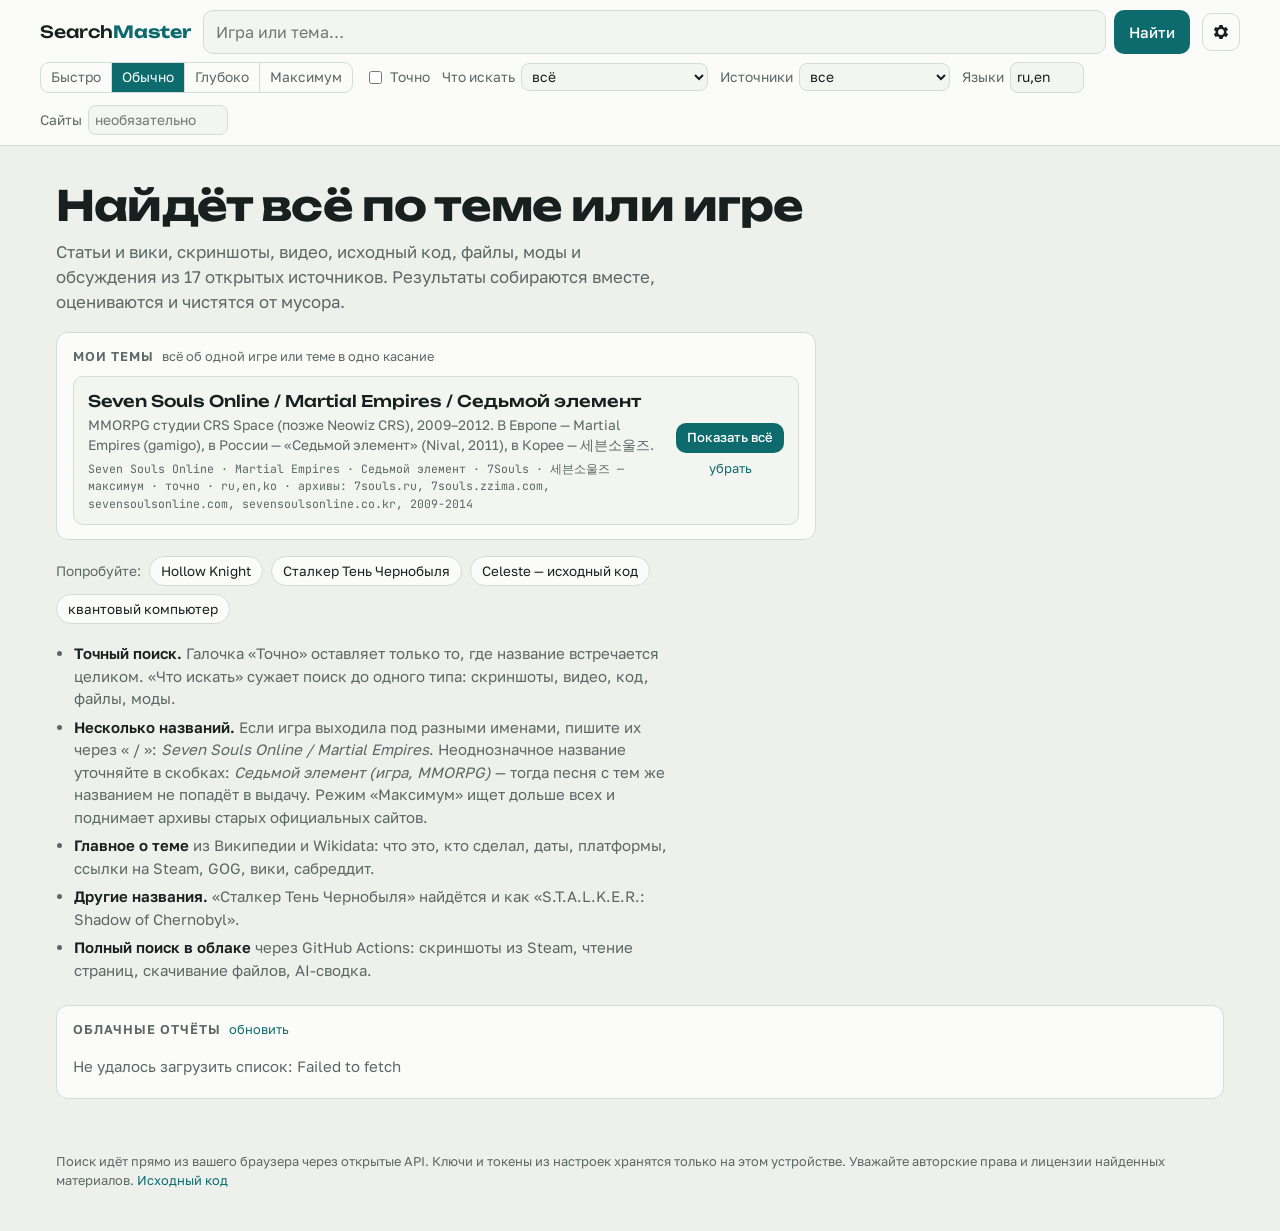
<file: web/index.html>
<!doctype html>
<html lang="ru">
<head>
<meta charset="utf-8">
<meta name="viewport" content="width=device-width, initial-scale=1, viewport-fit=cover">
<title>SearchMaster</title>
<meta name="description" content="Ищет всё по теме или игре: статьи, вики, скриншоты, видео, исходный код, файлы, моды и обсуждения.">
<meta name="theme-color" content="#0d6b6e">
<link rel="manifest" href="manifest.webmanifest">
<link rel="icon" href="icon.svg" type="image/svg+xml">
<link rel="apple-touch-icon" href="icon-192.png">
<link rel="preconnect" href="https://fonts.googleapis.com">
<link rel="preconnect" href="https://fonts.gstatic.com" crossorigin>
<link rel="stylesheet" href="https://fonts.googleapis.com/css2?family=Golos+Text:wght@400;500;600&family=JetBrains+Mono:wght@400;500&family=Unbounded:wght@500;700&display=swap">
<link rel="stylesheet" href="style.css">
</head>
<body>
<div class="progress" id="progress" hidden><span></span></div>

<header class="topbar">
  <div class="topbar-inner">
    <a class="brand" href="./" aria-label="SearchMaster — на главную">Search<b>Master</b></a>
    <form class="searchbar" id="searchForm" role="search">
      <label class="visually-hidden" for="q">Что искать</label>
      <input id="q" name="q" type="search" placeholder="Игра или тема…" autocomplete="off" enterkeyhint="search" required>
      <button type="submit" class="btn btn-primary" id="goBtn">Найти</button>
    </form>
    <button class="btn btn-ghost icon-btn" id="settingsBtn" type="button" aria-label="Настройки" title="Настройки">
      <svg viewBox="0 0 24 24" width="20" height="20" aria-hidden="true"><path fill="currentColor" d="M19.4 13a7.6 7.6 0 0 0 0-2l2-1.6-2-3.4-2.4 1a7.4 7.4 0 0 0-1.7-1L15 3.5h-4l-.4 2.5a7.4 7.4 0 0 0-1.7 1l-2.4-1-2 3.4 2 1.6a7.6 7.6 0 0 0 0 2l-2 1.6 2 3.4 2.4-1c.5.4 1.1.8 1.7 1l.4 2.5h4l.4-2.5c.6-.2 1.2-.6 1.7-1l2.4 1 2-3.4-2-1.6ZM13 15.5a3.5 3.5 0 1 1 0-7 3.5 3.5 0 0 1 0 7Z" transform="translate(-1 0)"/></svg>
    </button>
  </div>
  <div class="options" id="options">
    <div class="seg" role="radiogroup" aria-label="Глубина поиска">
      <label><input type="radio" name="mode" value="quick" id="modeQuick"><span>Быстро</span></label>
      <label><input type="radio" name="mode" value="normal" id="modeNormal" checked><span>Обычно</span></label>
      <label><input type="radio" name="mode" value="deep" id="modeDeep"><span>Глубоко</span></label>
      <label><input type="radio" name="mode" value="max" id="modeMax"><span>Максимум</span></label>
    </div>
    <label class="opt chk-opt" title="Только результаты, где название встречается целиком"><input type="checkbox" id="exact"> Точно</label>
    <label class="opt">Что искать
      <select id="only">
        <option value="">всё</option>
        <option value="image">скриншоты и картинки</option>
        <option value="video">видео</option>
        <option value="code">исходный код</option>
        <option value="file">файлы и документы</option>
        <option value="mod">моды</option>
        <option value="discussion">обсуждения</option>
        <option value="text">статьи и вики</option>
        <option value="audio">музыка и звук</option>
      </select>
    </label>
    <label class="opt">Источники
      <select id="preset">
        <option value="all">все</option>
        <option value="game">для игр</option>
        <option value="code">код</option>
        <option value="media">картинки и видео</option>
        <option value="text">тексты</option>
      </select>
    </label>
    <label class="opt">Языки <input id="langs" value="ru,en" size="6" spellcheck="false"></label>
    <label class="opt" title="Старые официальные сайты: их страницы, скриншоты и файлы будут подняты из Wayback Machine">Сайты
      <input id="sites" size="14" spellcheck="false" placeholder="необязательно" inputmode="url"></label>
  </div>
</header>

<main class="page">
  <section class="hero" id="hero">
    <h1>Найдёт всё по теме или игре</h1>
    <p class="lead">Статьи и вики, скриншоты, видео, исходный код, файлы, моды и обсуждения из 17 открытых источников. Результаты собираются вместе, оцениваются и чистятся от мусора.</p>
    <section class="panel pins" id="pinsBox">
      <h2 class="mini">Мои темы <span class="hint">всё об одной игре или теме в одно касание</span></h2>
      <ul class="pins-list" id="pins"></ul>
    </section>
    <div class="examples" id="examples">
      <span class="label">Попробуйте:</span>
      <button type="button" class="chip" data-q="Hollow Knight">Hollow Knight</button>
      <button type="button" class="chip" data-q="Сталкер Тень Чернобыля">Сталкер Тень Чернобыля</button>
      <button type="button" class="chip" data-q="Celeste" data-preset="code">Celeste — исходный код</button>
      <button type="button" class="chip" data-q="квантовый компьютер" data-preset="text">квантовый компьютер</button>
    </div>
    <ul class="features">
      <li><b>Точный поиск.</b> Галочка «Точно» оставляет только то, где название встречается целиком. «Что искать» сужает поиск до одного типа: скриншоты, видео, код, файлы, моды.</li>
      <li><b>Несколько названий.</b> Если игра выходила под разными именами, пишите их через « / »: <i>Seven Souls Online / Martial Empires</i>. Неоднозначное название уточняйте в скобках: <i>Седьмой элемент (игра, MMORPG)</i> — тогда песня с тем же названием не попадёт в выдачу. Режим «Максимум» ищет дольше всех и поднимает архивы старых официальных сайтов.</li>
      <li><b>Главное о теме</b> из Википедии и Wikidata: что это, кто сделал, даты, платформы, ссылки на Steam, GOG, вики, сабреддит.</li>
      <li><b>Другие названия.</b> «Сталкер Тень Чернобыля» найдётся и как «S.T.A.L.K.E.R.: Shadow of Chernobyl».</li>
      <li><b>Полный поиск в облаке</b> через GitHub Actions: скриншоты из Steam, чтение страниц, скачивание файлов, AI-сводка.</li>
    </ul>
  </section>

  <section class="report-banner" id="reportBanner" hidden></section>

  <div class="layout" id="layout" hidden>
    <div class="col-main">
      <section class="subject" id="subject" hidden></section>
      <section class="panel ai" id="ai" hidden>
        <h2>AI-анализ</h2>
        <div id="aiBody" class="md"></div>
      </section>
      <div class="search-info" id="searchInfo" hidden></div>
      <section class="terms" id="termsBox" hidden>
        <h2 class="mini">Связанные темы <span class="hint">нажмите, чтобы уточнить поиск</span></h2>
        <div class="chips" id="terms"></div>
      </section>
      <div class="results-head">
        <nav class="tabs" id="tabs" aria-label="Категории"></nav>
        <div class="filters">
          <label class="visually-hidden" for="filter">Фильтр</label>
          <input id="filter" type="search" placeholder="Фильтр по найденному">
          <label class="check"><input type="checkbox" id="showAll"> нерелевантные</label>
        </div>
      </div>
      <section id="results" class="results" aria-live="polite"></section>
    </div>

    <aside class="col-side">
      <section class="panel" id="sourcesPanel">
        <h2 class="mini">Источники <span class="mono" id="sourcesSummary"></span></h2>
        <ul class="sources" id="sources"></ul>
        <div class="export" id="exportBox">
          <button class="btn btn-ghost small" type="button" id="pinBtn">Закрепить в «Мои темы»</button>
          <button class="btn btn-ghost small" type="button" id="shareBtn">Ссылка на поиск</button>
          <button class="btn btn-ghost small" type="button" id="jsonBtn">JSON</button>
          <button class="btn btn-ghost small" type="button" id="csvBtn">CSV</button>
        </div>
      </section>
      <section class="panel cloud" id="cloud">
        <h2 class="mini">Полный поиск в облаке</h2>
        <p class="small-text">GitHub Actions сделает всё, что не умеет браузер: официальные скриншоты и трейлеры Steam, чтение найденных страниц, скачивание файлов и исходников, AI-сводку. Занимает 1–5 минут.</p>
        <div class="cloud-opts">
          <label class="check"><input type="checkbox" id="cloudDownload" checked> скачивать файлы</label>
          <label class="opt">ZIP исходников
            <select id="cloudZips"><option>0</option><option>3</option><option>5</option><option>10</option></select>
          </label>
        </div>
        <button class="btn btn-primary wide" type="button" id="cloudBtn">Запустить полный поиск</button>
        <div id="cloudStatus" class="cloud-status" aria-live="polite"></div>
      </section>
    </aside>
  </div>

  <section class="panel history" id="historyBox">
    <h2 class="mini">Облачные отчёты <button class="link-btn" type="button" id="historyReload">обновить</button></h2>
    <ul id="history" class="history-list"><li class="muted">Загружаю…</li></ul>
  </section>
</main>

<footer class="foot">
  <p>Поиск идёт прямо из вашего браузера через открытые API. Ключи и токены из настроек хранятся только на этом устройстве.
  Уважайте авторские права и лицензии найденных материалов. <a id="repoLink" href="https://github.com/AbyzeR-1337/SearchMaster" target="_blank" rel="noopener">Исходный код</a></p>
</footer>

<dialog id="settings" class="dialog">
  <form method="dialog" id="settingsForm">
    <h2>Настройки</h2>
    <p class="small-text">Всё необязательно. Без ключей работает 15 источников. Значения сохраняются только в этом браузере.</p>
    <fieldset>
      <legend>Облачный поиск (GitHub)</legend>
      <label>Репозиторий <input id="setRepo" placeholder="владелец/репозиторий" spellcheck="false"></label>
      <label>GitHub-токен <input id="setToken" type="password" autocomplete="off" spellcheck="false" placeholder="github_pat_…"></label>
      <p class="small-text">Нужен, чтобы запускать облачный поиск прямо отсюда и искать по коду на GitHub.
        <a href="https://github.com/settings/personal-access-tokens/new" target="_blank" rel="noopener">Создать токен</a>:
        Fine-grained, доступ только к репозиторию SearchMaster, права <b>Actions: Read and write</b>.
        Без токена облачный поиск запускается через issue на GitHub.</p>
    </fieldset>
    <fieldset>
      <legend>Дополнительные источники</legend>
      <label>YouTube API key <input id="setYoutube" type="password" autocomplete="off" spellcheck="false"></label>
      <label>Google API key <input id="setGoogleKey" type="password" autocomplete="off" spellcheck="false"></label>
      <label>Google Search engine ID (cx) <input id="setGoogleCx" autocomplete="off" spellcheck="false"></label>
      <p class="small-text">Google Programmable Search с настройкой «искать во всём интернете» даёт поиск по всему вебу и картинкам.</p>
    </fieldset>
    <div class="dialog-actions">
      <button class="btn btn-ghost" type="button" id="clearSettings">Стереть всё</button>
      <button class="btn btn-ghost" value="cancel" formnovalidate>Отмена</button>
      <button class="btn btn-primary" value="save" id="saveSettings">Сохранить</button>
    </div>
  </form>
</dialog>

<div class="lightbox" id="lightbox" hidden>
  <button class="lb-close" type="button" id="lbClose" aria-label="Закрыть">×</button>
  <img id="lbImg" alt="">
  <a id="lbLink" target="_blank" rel="noopener"></a>
</div>

<div class="toast" id="toast" role="status" hidden></div>

<script type="module" src="app.js"></script>
</body>
</html>
</file>
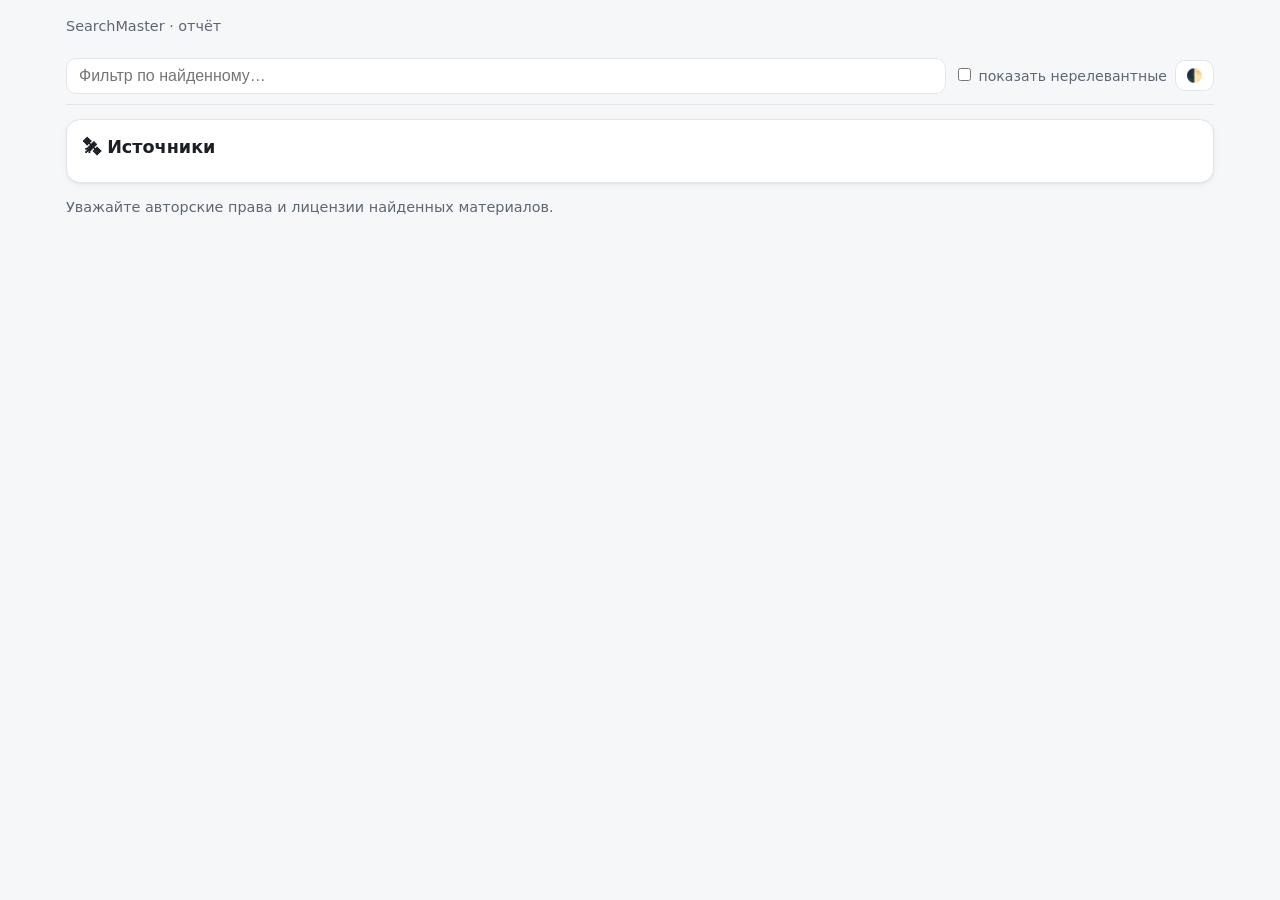
<file: searchmaster/templates/report.html>
<!doctype html>
<html lang="ru">
<head>
<meta charset="utf-8">
<meta name="viewport" content="width=device-width, initial-scale=1">
<title>__TITLE__ — SearchMaster</title>
<style>
  :root {
    --bg: #f6f7f9; --panel: #ffffff; --text: #1b1f24; --muted: #5d6673; --line: #e2e5ea;
    --accent: #2f6fde; --accent-soft: #e6eefc; --chip: #eef0f3; --good: #1f8a4c; --warn: #b26a00;
    --shadow: 0 1px 2px rgba(0,0,0,.06), 0 2px 8px rgba(0,0,0,.04);
  }
  @media (prefers-color-scheme: dark) {
    :root:not([data-theme="light"]) {
      --bg: #0f1216; --panel: #171b21; --text: #e6e9ee; --muted: #9aa4b2; --line: #2a3039;
      --accent: #6ea0ff; --accent-soft: #1d2a42; --chip: #222831; --good: #4cc27f; --warn: #e3a34a;
      --shadow: none;
    }
  }
  :root[data-theme="dark"] {
    --bg: #0f1216; --panel: #171b21; --text: #e6e9ee; --muted: #9aa4b2; --line: #2a3039;
    --accent: #6ea0ff; --accent-soft: #1d2a42; --chip: #222831; --good: #4cc27f; --warn: #e3a34a;
    --shadow: none;
  }
  * { box-sizing: border-box; }
  body { margin: 0; background: var(--bg); color: var(--text);
         font: 15px/1.5 system-ui, -apple-system, "Segoe UI", Roboto, sans-serif; }
  a { color: var(--accent); text-decoration: none; }
  a:hover { text-decoration: underline; }
  .wrap { max-width: 1180px; margin: 0 auto; padding: 16px; }
  header h1 { margin: 4px 0 2px; font-size: 1.6rem; overflow-wrap: anywhere; }
  .sub { color: var(--muted); font-size: .9rem; }
  .toolbar { position: sticky; top: 0; z-index: 5; background: var(--bg); padding: 10px 0; border-bottom: 1px solid var(--line); }
  .tabs { display: flex; gap: 6px; overflow-x: auto; padding-bottom: 6px; scrollbar-width: thin; }
  .tab { flex: 0 0 auto; border: 1px solid var(--line); background: var(--panel); color: var(--text);
         border-radius: 999px; padding: 6px 12px; cursor: pointer; font-size: .88rem; }
  .tab[aria-pressed="true"] { background: var(--accent); border-color: var(--accent); color: #fff; }
  .filters { display: flex; gap: 8px; flex-wrap: wrap; align-items: center; }
  input[type=search] { flex: 1 1 220px; min-width: 0; padding: 8px 12px; border-radius: 10px; border: 1px solid var(--line);
                       background: var(--panel); color: var(--text); font-size: 1rem; }
  label.chk { color: var(--muted); font-size: .88rem; white-space: nowrap; }
  button.ghost { border: 1px solid var(--line); background: var(--panel); color: var(--text); border-radius: 10px;
                 padding: 7px 10px; cursor: pointer; }
  section.panel { background: var(--panel); border: 1px solid var(--line); border-radius: 14px; padding: 14px 16px;
                  margin: 14px 0; box-shadow: var(--shadow); }
  section.panel h2 { margin: 0 0 8px; font-size: 1.1rem; }
  .ai h3 { font-size: 1rem; margin: 14px 0 4px; }
  .ai p, .ai li { overflow-wrap: anywhere; }
  .chips { display: flex; flex-wrap: wrap; gap: 6px; }
  .chip { background: var(--chip); border-radius: 999px; padding: 2px 10px; font-size: .82rem; color: var(--text); cursor: pointer; border: 0; }
  .list { display: grid; gap: 10px; }
  .card { display: grid; grid-template-columns: 96px 1fr; gap: 12px; background: var(--panel); border: 1px solid var(--line);
          border-radius: 12px; padding: 10px; box-shadow: var(--shadow); min-width: 0; }
  .card.noimg { grid-template-columns: 1fr; }
  .card img { width: 96px; height: 72px; object-fit: cover; border-radius: 8px; background: var(--chip); }
  .card .t { font-weight: 600; overflow-wrap: anywhere; }
  .card .m { color: var(--muted); font-size: .8rem; margin: 2px 0 4px; overflow-wrap: anywhere; }
  .card .s { font-size: .9rem; overflow-wrap: anywhere; }
  .badge { display: inline-block; background: var(--accent-soft); color: var(--accent); border-radius: 6px;
           padding: 0 6px; font-size: .75rem; margin-right: 4px; }
  .gallery { display: grid; grid-template-columns: repeat(auto-fill, minmax(150px, 1fr)); gap: 8px; }
  .gallery figure { margin: 0; background: var(--panel); border: 1px solid var(--line); border-radius: 10px; overflow: hidden; cursor: zoom-in; }
  .gallery img { width: 100%; height: 120px; object-fit: cover; display: block; background: var(--chip); }
  .gallery figcaption { font-size: .75rem; padding: 4px 6px; color: var(--muted); white-space: nowrap; overflow: hidden; text-overflow: ellipsis; }
  .lightbox { position: fixed; inset: 0; background: rgba(0,0,0,.85); display: none; align-items: center; justify-content: center;
              flex-direction: column; gap: 8px; z-index: 20; padding: 16px; }
  .lightbox.open { display: flex; }
  .lightbox img { max-width: 100%; max-height: 80vh; border-radius: 8px; }
  .lightbox a { color: #cfe0ff; }
  table { border-collapse: collapse; width: 100%; font-size: .86rem; }
  td, th { border-bottom: 1px solid var(--line); padding: 4px 6px; text-align: left; vertical-align: top; }
  .tablewrap { overflow-x: auto; }
  .empty { color: var(--muted); padding: 20px; text-align: center; }
  @media (max-width: 520px) {
    .card { grid-template-columns: 72px 1fr; }
    .card img { width: 72px; height: 56px; }
    header h1 { font-size: 1.3rem; }
  }
</style>
</head>
<body>
<div class="wrap">
  <header>
    <div class="sub">SearchMaster · отчёт</div>
    <h1 id="title"></h1>
    <div class="sub" id="subtitle"></div>
  </header>

  <section class="panel ai" id="ai" hidden><h2>🤖 AI-анализ</h2><div id="aiBody"></div></section>
  <section class="panel" id="termsPanel" hidden><h2>🔗 Связанные темы</h2><div class="chips" id="terms"></div></section>

  <div class="toolbar">
    <div class="tabs" id="tabs" role="toolbar" aria-label="Категории"></div>
    <div class="filters">
      <input type="search" id="q" placeholder="Фильтр по найденному…" aria-label="Фильтр">
      <label class="chk"><input type="checkbox" id="showAll"> показать нерелевантные</label>
      <button class="ghost" id="theme" title="Тема">🌓</button>
    </div>
  </div>

  <main id="main"></main>

  <section class="panel"><h2>🛰 Источники</h2><div class="tablewrap"><table id="sources"></table></div></section>
  <p class="sub">Уважайте авторские права и лицензии найденных материалов.</p>
</div>

<div class="lightbox" id="lb" role="dialog" aria-modal="true">
  <img id="lbImg" alt="">
  <div><a id="lbLink" target="_blank" rel="noopener">Открыть источник</a></div>
</div>

<script id="data" type="application/json">__DATA__</script>
<script>
(function () {
  "use strict";
  const D = JSON.parse(document.getElementById("data").textContent);
  const $ = (id) => document.getElementById(id);
  const el = (tag, attrs, ...kids) => {
    const n = document.createElement(tag);
    for (const [k, v] of Object.entries(attrs || {})) {
      if (v == null || v === false) continue;
      if (k === "text") n.textContent = v; else if (k === "class") n.className = v; else n.setAttribute(k, v);
    }
    kids.flat().forEach((c) => c != null && n.append(c));
    return n;
  };
  const safeUrl = (u) => (typeof u === "string" && /^https?:\/\//i.test(u) ? u : null);
  const STORE = (() => { try { return window.localStorage; } catch (e) { return null; } })();
  const store = {
    get(k) { try { return STORE && STORE.getItem(k); } catch (e) { return null; } },
    set(k, v) { try { STORE && STORE.setItem(k, v); } catch (e) {} },
  };

  // theme toggle
  const savedTheme = store.get("sm-theme");
  if (savedTheme) document.documentElement.dataset.theme = savedTheme;
  $("theme").onclick = () => {
    const cur = document.documentElement.dataset.theme ||
      (matchMedia("(prefers-color-scheme: dark)").matches ? "dark" : "light");
    const next = cur === "dark" ? "light" : "dark";
    document.documentElement.dataset.theme = next;
    store.set("sm-theme", next);
  };

  $("title").textContent = "🔍 " + D.query;
  const relevant = D.results.filter((r) => r.score >= D.min_score);
  $("subtitle").textContent = `режим ${D.mode} · ${D.created} · релевантных: ${relevant.length} из ${D.results.length}`;

  // very small, safe markdown renderer for the AI section
  function renderMd(md) {
    const esc = (s) => s.replace(/&/g, "&amp;").replace(/</g, "&lt;").replace(/>/g, "&gt;");
    const inline = (s) => esc(s)
      .replace(/\[([^\]]+)\]\((https?:\/\/[^\s)]+)\)/g, (m, t, u) => `<a href="${u.replace(/"/g, "%22")}" target="_blank" rel="noopener">${t}</a>`)
      .replace(/\*\*([^*]+)\*\*/g, "<strong>$1</strong>")
      .replace(/`([^`]+)`/g, "<code>$1</code>");
    let htmlOut = "", inList = false;
    for (const line of md.split("\n")) {
      const li = line.match(/^\s*(?:[-*]|\d+\.)\s+(.*)$/);
      if (li) { if (!inList) { htmlOut += "<ul>"; inList = true; } htmlOut += `<li>${inline(li[1])}</li>`; continue; }
      if (inList) { htmlOut += "</ul>"; inList = false; }
      const h = line.match(/^(#{1,4})\s+(.*)$/);
      if (h) htmlOut += `<h3>${inline(h[2])}</h3>`;
      else if (line.trim()) htmlOut += `<p>${inline(line)}</p>`;
    }
    if (inList) htmlOut += "</ul>";
    return htmlOut;
  }
  if (D.ai) { $("ai").hidden = false; $("aiBody").innerHTML = renderMd(D.ai); }

  if (D.terms.length) {
    $("termsPanel").hidden = false;
    D.terms.forEach((t) => {
      const b = el("button", { class: "chip", text: t, type: "button" });
      b.onclick = () => { $("q").value = t; render(); };
      $("terms").append(b);
    });
  }

  // tabs
  let current = store.get("sm-tab") || "all";
  function counts(list) {
    const c = {}; list.forEach((r) => (c[r.category] = (c[r.category] || 0) + 1)); return c;
  }
  function drawTabs() {
    const pool = $("showAll").checked ? D.results : relevant;
    const c = counts(pool);
    const tabs = $("tabs"); tabs.textContent = "";
    const defs = [["all", "Всё", pool.length]].concat(
      Object.keys(D.categories).filter((k) => c[k]).map((k) => [k, D.categories[k], c[k]]));
    if (!defs.some(([k]) => k === current)) current = "all";
    defs.forEach(([k, label, n]) => {
      const b = el("button", { class: "tab", type: "button", "aria-pressed": String(k === current), text: `${label} · ${n}` });
      b.onclick = () => { current = k; store.set("sm-tab", k); drawTabs(); render(); };
      tabs.append(b);
    });
  }

  function metaLine(r) {
    const m = r.meta || {}, bits = [];
    if (m.stars) bits.push("⭐ " + m.stars);
    if (m.language) bits.push(m.language);
    if (m.downloads) bits.push("⬇ " + m.downloads);
    if (m.points) bits.push("▲ " + m.points);
    if (m.comments) bits.push("💬 " + m.comments);
    if (m.license) bits.push("© " + m.license);
    if (m.site) bits.unshift(m.site);
    if (r.date) bits.push(/^\d{4}-/.test(r.date) ? String(r.date).slice(0, 10) : r.date);
    if (r.author) bits.push("👤 " + r.author);
    if (r.local_path) bits.push("💾 " + r.local_path);
    return bits.join(" · ");
  }

  function card(r) {
    const url = safeUrl(r.url);
    const thumb = safeUrl(r.thumbnail) || (r.local_path && /\.(png|jpe?g|gif|webp)$/i.test(r.local_path) ? r.local_path : null);
    const body = el("div", {},
      el("div", { class: "t" }, url ? el("a", { href: url, target: "_blank", rel: "noopener", text: r.title }) : r.title),
      el("div", { class: "m" }, ...r.sources.map((s) => el("span", { class: "badge", text: s })), metaLine(r)),
      (r.meta && r.meta.passage) || r.snippet ? el("div", { class: "s", text: ((r.meta && r.meta.passage) || r.snippet).slice(0, 400) }) : null,
    );
    if (!thumb) return el("article", { class: "card noimg" }, body);
    return el("article", { class: "card" }, el("img", { src: thumb, loading: "lazy", alt: "", referrerpolicy: "no-referrer" }), body);
  }

  function openLb(r) {
    $("lbImg").src = safeUrl(r.meta && r.meta.file_url) || r.local_path || safeUrl(r.thumbnail) || "";
    const u = safeUrl(r.url); $("lbLink").href = u || "#"; $("lbLink").textContent = r.title;
    $("lb").classList.add("open");
  }
  $("lb").onclick = (e) => { if (e.target.tagName !== "A") $("lb").classList.remove("open"); };
  document.addEventListener("keydown", (e) => { if (e.key === "Escape") $("lb").classList.remove("open"); });

  function gallery(items) {
    const g = el("div", { class: "gallery" });
    items.forEach((r) => {
      const src = (r.local_path && /\.(png|jpe?g|gif|webp|avif)$/i.test(r.local_path)) ? r.local_path : (safeUrl(r.thumbnail) || safeUrl(r.meta && r.meta.file_url));
      if (!src) return;
      const f = el("figure", {}, el("img", { src, loading: "lazy", alt: r.title, referrerpolicy: "no-referrer" }),
                   el("figcaption", { text: r.title }));
      f.onclick = () => openLb(r);
      g.append(f);
    });
    return g;
  }

  function render() {
    const q = $("q").value.trim().toLowerCase();
    const pool = $("showAll").checked ? D.results : relevant;
    let items = pool.filter((r) => current === "all" || r.category === current);
    if (q) items = items.filter((r) => (r.title + " " + r.snippet + " " + r.url + " " + r.sources.join(" ")).toLowerCase().includes(q));
    const main = $("main"); main.textContent = "";
    if (!items.length) { main.append(el("div", { class: "empty", text: "Ничего не найдено" })); return; }
    const cats = current === "all" ? Object.keys(D.categories) : [current];
    cats.forEach((cat) => {
      const group = items.filter((r) => r.category === cat);
      if (!group.length) return;
      const sec = el("section", { class: "panel" }, el("h2", { text: `${D.categories[cat]} · ${group.length}` }));
      const limit = current === "all" ? 12 : 500;
      if (cat === "image") sec.append(gallery(group.slice(0, current === "all" ? 24 : 500)));
      else sec.append(el("div", { class: "list" }, group.slice(0, limit).map(card)));
      if (current === "all" && group.length > (cat === "image" ? 24 : limit)) {
        const more = el("button", { class: "ghost", type: "button", text: "Показать все →" });
        more.onclick = () => { current = cat; store.set("sm-tab", cat); drawTabs(); render(); scrollTo(0, 0); };
        sec.append(el("p", {}, more));
      }
      main.append(sec);
    });
  }

  const icon = { ok: "✅", empty: "➖", error: "⚠️", skipped: "⏭" };
  const st = $("sources");
  st.append(el("tr", {}, ...["Источник", "", "Найдено", "Время", "Примечание"].map((h) => el("th", { text: h }))));
  D.statuses.forEach((s) => st.append(el("tr", {},
    el("td", { text: s.title }), el("td", { text: icon[s.state] || s.state }), el("td", { text: String(s.count) }),
    el("td", { text: s.seconds.toFixed(1) + "s" }), el("td", { text: s.message }))));

  $("q").addEventListener("input", render);
  $("showAll").addEventListener("change", () => { drawTabs(); render(); });
  drawTabs();
  render();
})();
</script>
</body>
</html>
</file>
<file: web/style.css>
/* Layout: sticky search bar on top; results column + side rail (sources, cloud) that stacks on phones. */
:root {
  --bg: #eef0ec;
  --surface: #fbfcfa;
  --surface-2: #f3f5f1;
  --ink: #17201f;
  --muted: #5b6866;
  --line: #d5dbd6;
  --accent: #0d6b6e;
  --accent-ink: #ffffff;
  --accent-soft: #d6eae8;
  --signal: #b8620f;
  --ok: #2b7a3e;
  --err: #b0361e;
  --shadow: 0 1px 2px rgb(23 32 31 / 6%), 0 4px 14px rgb(23 32 31 / 5%);
  --font-display: "Unbounded", "Golos Text", system-ui, sans-serif;
  --font-body: "Golos Text", system-ui, -apple-system, "Segoe UI", Roboto, sans-serif;
  --font-mono: "JetBrains Mono", ui-monospace, "SFMono-Regular", Consolas, monospace;
  --radius: 12px;
  color-scheme: light;
}
@media (prefers-color-scheme: dark) {
  :root:not([data-theme="light"]) {
    --bg: #0f1514; --surface: #161e1d; --surface-2: #1b2524; --ink: #e2e9e7; --muted: #93a29f; --line: #27322f;
    --accent: #46b9b6; --accent-ink: #062120; --accent-soft: #163533; --signal: #eba04f; --ok: #5cc27a; --err: #ff8a70;
    --shadow: none; color-scheme: dark;
  }
}
:root[data-theme="dark"] {
  --bg: #0f1514; --surface: #161e1d; --surface-2: #1b2524; --ink: #e2e9e7; --muted: #93a29f; --line: #27322f;
  --accent: #46b9b6; --accent-ink: #062120; --accent-soft: #163533; --signal: #eba04f; --ok: #5cc27a; --err: #ff8a70;
  --shadow: none; color-scheme: dark;
}

* { box-sizing: border-box; }
html { -webkit-text-size-adjust: 100%; }
body {
  margin: 0; background: var(--bg); color: var(--ink);
  font: 15px/1.5 var(--font-body);
  padding-bottom: env(safe-area-inset-bottom, 0px);
}
a { color: var(--accent); text-decoration: none; }
a:hover { text-decoration: underline; }
img { max-width: 100%; }
[hidden] { display: none !important; }
:focus-visible { outline: 2px solid var(--accent); outline-offset: 2px; }
.visually-hidden { position: absolute; width: 1px; height: 1px; overflow: hidden; clip: rect(0 0 0 0); white-space: nowrap; }
.mono { font-family: var(--font-mono); font-size: .78rem; color: var(--muted); font-weight: 400; }
.muted { color: var(--muted); }
.small-text { font-size: .86rem; color: var(--muted); margin: .4rem 0; }

/* ---------- top bar */
body::before { content: ""; position: fixed; inset: 0 0 auto; height: env(safe-area-inset-top, 0px); background: var(--surface); z-index: 30; }
.topbar {
  position: sticky; top: env(safe-area-inset-top, 0px); z-index: 20;
  background: var(--surface); border-bottom: 1px solid var(--line);
  padding-left: max(16px, env(safe-area-inset-left, 0px)); padding-right: max(16px, env(safe-area-inset-right, 0px));
}
.topbar-inner, .options { max-width: 1200px; margin: 0 auto; display: flex; align-items: center; gap: 12px; }
.topbar-inner { padding-block: 10px 6px; }
.brand { font-family: var(--font-display); font-weight: 500; font-size: 1.05rem; color: var(--ink); letter-spacing: -.01em; white-space: nowrap; }
.brand b { font-weight: 700; color: var(--accent); }
.brand:hover { text-decoration: none; }
.searchbar { flex: 1; display: flex; gap: 8px; min-width: 0; }
.searchbar input {
  flex: 1; min-width: 0; font: inherit; font-size: 1rem; color: var(--ink); background: var(--surface-2);
  border: 1px solid var(--line); border-radius: 10px; padding: 9px 12px;
}
.searchbar input:focus { border-color: var(--accent); outline: none; box-shadow: 0 0 0 3px var(--accent-soft); }
.options { flex-wrap: wrap; padding-block: 2px 10px; font-size: .86rem; color: var(--muted); }
.opt { display: inline-flex; align-items: center; gap: 6px; }
.opt select, .opt input {
  font: inherit; color: var(--ink); background: var(--surface-2); border: 1px solid var(--line); border-radius: 8px; padding: 4px 6px;
}
.seg { display: inline-flex; border: 1px solid var(--line); border-radius: 9px; overflow: hidden; }
.seg input { position: absolute; opacity: 0; pointer-events: none; }
.seg span { display: block; padding: 4px 10px; cursor: pointer; color: var(--muted); }
.seg label + label span { border-left: 1px solid var(--line); }
.seg input:checked + span { background: var(--accent); color: var(--accent-ink); }
.seg input:focus-visible + span { outline: 2px solid var(--accent); outline-offset: -2px; }

.btn {
  font: inherit; font-weight: 500; border-radius: 10px; padding: 8px 14px; cursor: pointer; border: 1px solid transparent;
  display: inline-flex; align-items: center; justify-content: center; gap: 6px; white-space: nowrap;
}
.btn-primary { background: var(--accent); color: var(--accent-ink); }
.btn-primary:hover { filter: brightness(1.08); }
.btn-primary:disabled { opacity: .55; cursor: progress; }
.btn-ghost { background: transparent; color: var(--ink); border-color: var(--line); }
.btn-ghost:hover { background: var(--surface-2); }
.btn.small { padding: 4px 10px; font-size: .82rem; }
.btn.wide { width: 100%; }
.icon-btn { padding: 8px; }
.link-btn { background: none; border: 0; padding: 0; color: var(--accent); font: inherit; font-size: .8rem; cursor: pointer; font-weight: 400; }

.progress { position: fixed; top: env(safe-area-inset-top, 0px); left: 0; right: 0; height: 3px; z-index: 40; overflow: hidden; }
.progress span { display: block; height: 100%; width: 30%; background: var(--signal); animation: slide 1.1s ease-in-out infinite; }
@keyframes slide { from { transform: translateX(-100%); } to { transform: translateX(380%); } }
@media (prefers-reduced-motion: reduce) { .progress span { animation: none; width: 100%; opacity: .6; } }

/* ---------- page */
.page {
  max-width: 1200px; margin: 0 auto; padding-block: 18px 32px;
  padding-left: max(16px, env(safe-area-inset-left, 0px)); padding-right: max(16px, env(safe-area-inset-right, 0px));
  display: grid; gap: 18px;
}
.hero { padding-block: 18px 6px; max-width: 760px; }
.hero h1 { font-family: var(--font-display); font-weight: 700; font-size: clamp(1.6rem, 4.6vw, 2.6rem); line-height: 1.15; margin: 0 0 10px; text-wrap: balance; letter-spacing: -.02em; }
.lead { font-size: 1.05rem; color: var(--muted); margin: 0 0 16px; max-width: 62ch; }
.examples { display: flex; flex-wrap: wrap; gap: 8px; align-items: center; margin-bottom: 18px; }
.examples .label { font-size: .85rem; color: var(--muted); }
.features { margin: 0; padding-left: 1.1rem; display: grid; gap: 6px; color: var(--muted); max-width: 70ch; }
.features b { color: var(--ink); font-weight: 600; }

.chip {
  font: inherit; font-size: .84rem; background: var(--surface); color: var(--ink); border: 1px solid var(--line);
  border-radius: 999px; padding: 4px 11px; cursor: pointer;
}
.chip:hover { border-color: var(--accent); color: var(--accent); }
.chips { display: flex; flex-wrap: wrap; gap: 6px; }
.chk-opt { gap: 5px; cursor: pointer; }
.chk-opt input { accent-color: var(--accent); }

.hero .pins { margin: 0 0 16px; }
.pins-list { list-style: none; margin: 0; padding: 0; display: grid; gap: 10px; }
.pin { display: grid; grid-template-columns: minmax(0, 1fr) auto; gap: 6px 14px; align-items: center; padding: 12px 14px;
  border: 1px solid var(--line); border-radius: 10px; background: var(--surface-2); }
.pin-title { font-family: var(--font-display); font-weight: 500; font-size: 1rem; overflow-wrap: anywhere; }
.pin-note { font-size: .86rem; color: var(--muted); margin-top: 2px; }
.pin-meta { font-family: var(--font-mono); font-size: .72rem; color: var(--muted); margin-top: 4px; overflow-wrap: anywhere; }
.pin-actions { display: flex; flex-direction: column; gap: 6px; align-items: stretch; }
@media (max-width: 560px) { .pin { grid-template-columns: minmax(0, 1fr); } .pin-actions { flex-direction: row; flex-wrap: wrap; } }
.search-info { font-size: .86rem; color: var(--muted); display: flex; flex-wrap: wrap; gap: 6px 10px; align-items: center; }
.search-info b { color: var(--ink); font-weight: 600; }
.search-info .flag { font-family: var(--font-mono); font-size: .74rem; border: 1px solid var(--line); border-radius: 6px; padding: 1px 6px; }

.layout { display: grid; grid-template-columns: minmax(0, 1fr) 320px; gap: 22px; align-items: start; }
.col-main { display: grid; gap: 16px; min-width: 0; }
.col-side { display: grid; gap: 16px; min-width: 0; }
@media (max-width: 900px) {
  .layout { grid-template-columns: minmax(0, 1fr); }
}

.panel { background: var(--surface); border: 1px solid var(--line); border-radius: var(--radius); padding: 14px 16px; min-width: 0; }
h2.mini { font-size: .8rem; text-transform: uppercase; letter-spacing: .08em; color: var(--muted); font-weight: 600; margin: 0 0 10px; display: flex; gap: 8px; align-items: baseline; flex-wrap: wrap; }
h2.mini .hint { text-transform: none; letter-spacing: 0; font-weight: 400; font-size: .8rem; }

/* ---------- subject card */
.subject {
  background: var(--surface); border: 1px solid var(--line); border-radius: var(--radius); box-shadow: var(--shadow);
  display: grid; grid-template-columns: 220px minmax(0, 1fr); gap: 18px; padding: 16px; position: relative;
}
.subject::before { content: ""; position: absolute; left: 0; top: 16px; bottom: 16px; width: 3px; border-radius: 3px; background: var(--signal); }
.subject .cover { width: 100%; aspect-ratio: 460 / 215; object-fit: cover; border-radius: 9px; background: var(--surface-2); }
.subject .cover.contain { object-fit: contain; padding: 8px; }
.subject h2 { font-family: var(--font-display); font-weight: 700; font-size: 1.35rem; margin: 0; line-height: 1.2; text-wrap: balance; }
.subject .desc { color: var(--muted); margin: 2px 0 8px; }
.subject .extract { margin: 0 0 10px; max-width: 72ch; }
.subject .extract.clamp { display: -webkit-box; -webkit-line-clamp: 5; -webkit-box-orient: vertical; overflow: hidden; }
.facts { display: grid; grid-template-columns: max-content minmax(0, 1fr); gap: 3px 14px; margin: 10px 0; font-size: .9rem; }
.facts dt { color: var(--muted); font-family: var(--font-mono); font-size: .76rem; padding-top: 2px; }
.facts dd { margin: 0; overflow-wrap: anywhere; }
.links { display: flex; flex-wrap: wrap; gap: 6px; margin-top: 8px; }
.links a { font-size: .82rem; border: 1px solid var(--line); border-radius: 999px; padding: 3px 10px; background: var(--surface-2); }
.aliases { font-size: .85rem; color: var(--muted); margin-top: 8px; }
.eyebrow { font-family: var(--font-mono); font-size: .72rem; color: var(--signal); text-transform: uppercase; letter-spacing: .1em; }
@media (max-width: 620px) {
  .subject { grid-template-columns: minmax(0, 1fr); }
  .subject .cover { max-height: 200px; }
}

.terms h2.mini { margin-bottom: 8px; }

/* ---------- tabs & filters */
.results-head { display: grid; gap: 10px; }
.tabs { display: flex; gap: 6px; overflow-x: auto; padding-bottom: 4px; scrollbar-width: thin; }
.tab {
  flex: 0 0 auto; font: inherit; font-size: .86rem; border: 1px solid var(--line); background: var(--surface); color: var(--ink);
  border-radius: 999px; padding: 5px 12px; cursor: pointer;
}
.tab .n { font-family: var(--font-mono); font-size: .76rem; color: var(--muted); margin-left: 4px; }
.tab[aria-pressed="true"] { background: var(--ink); color: var(--bg); border-color: var(--ink); }
.tab[aria-pressed="true"] .n { color: inherit; opacity: .75; }
.filters { display: flex; gap: 10px; align-items: center; flex-wrap: wrap; }
.filters input[type=search] {
  flex: 1 1 200px; min-width: 0; font: inherit; color: var(--ink); background: var(--surface); border: 1px solid var(--line);
  border-radius: 9px; padding: 6px 10px;
}
.check { font-size: .84rem; color: var(--muted); display: inline-flex; gap: 6px; align-items: center; white-space: nowrap; }

/* ---------- results */
.results { display: grid; gap: 18px; min-width: 0; }
.group h3 { font-family: var(--font-display); font-weight: 500; font-size: 1rem; margin: 0 0 10px; display: flex; gap: 8px; align-items: baseline; }
.group h3 .mono { font-size: .8rem; }
.list { display: grid; gap: 8px; }
.card {
  display: grid; grid-template-columns: 88px minmax(0, 1fr); gap: 12px; background: var(--surface);
  border: 1px solid var(--line); border-radius: 10px; padding: 10px; min-width: 0;
}
.card.noimg { grid-template-columns: minmax(0, 1fr); }
.card img { width: 88px; height: 66px; object-fit: cover; border-radius: 7px; background: var(--surface-2); }
.card .t { font-weight: 600; overflow-wrap: anywhere; line-height: 1.3; }
.card .m { font-family: var(--font-mono); font-size: .74rem; color: var(--muted); margin: 3px 0; overflow-wrap: anywhere; }
.card .s { font-size: .9rem; overflow-wrap: anywhere; color: var(--ink); opacity: .9; }
.card.low { opacity: .6; }
.src { color: var(--accent); }
.more { justify-self: start; }
.gallery { display: grid; grid-template-columns: repeat(auto-fill, minmax(150px, 1fr)); gap: 8px; }
.gallery button {
  all: unset; cursor: zoom-in; display: grid; background: var(--surface); border: 1px solid var(--line); border-radius: 10px; overflow: hidden;
}
.gallery button:focus-visible { outline: 2px solid var(--accent); }
.gallery img { width: 100%; height: 118px; object-fit: cover; display: block; background: var(--surface-2); }
.gallery span { font-size: .74rem; color: var(--muted); padding: 4px 7px; white-space: nowrap; overflow: hidden; text-overflow: ellipsis; }
.empty { color: var(--muted); padding: 24px; text-align: center; background: var(--surface); border: 1px dashed var(--line); border-radius: var(--radius); }

/* ---------- side */
.sources { list-style: none; margin: 0; padding: 0; display: grid; gap: 2px; font-size: .86rem; }
.sources li { display: grid; grid-template-columns: 10px minmax(0, 1fr) auto; gap: 8px; align-items: center; padding: 3px 0; }
.sources .dot { width: 8px; height: 8px; border-radius: 50%; background: var(--line); }
.sources .st-ok .dot { background: var(--ok); }
.sources .st-error .dot { background: var(--err); }
.sources .st-running .dot { background: var(--signal); animation: pulse 1s ease-in-out infinite; }
.sources .st-skipped, .sources .st-empty { color: var(--muted); }
.sources .msg { grid-column: 2 / 4; font-size: .75rem; color: var(--muted); margin-top: -2px; overflow-wrap: anywhere; }
.sources .cnt { font-family: var(--font-mono); font-size: .76rem; color: var(--muted); }
@keyframes pulse { 50% { opacity: .35; } }
@media (prefers-reduced-motion: reduce) { .sources .st-running .dot { animation: none; } }
.export { display: flex; flex-wrap: wrap; gap: 6px; margin-top: 12px; padding-top: 12px; border-top: 1px solid var(--line); }
.cloud-opts { display: flex; flex-wrap: wrap; gap: 10px 14px; align-items: center; margin: 8px 0 10px; font-size: .86rem; }
.cloud-status { font-size: .85rem; margin-top: 10px; display: grid; gap: 6px; }
.cloud-status .step { display: flex; gap: 8px; align-items: baseline; }
.cloud-status .err { color: var(--err); }

.history-list { list-style: none; margin: 0; padding: 0; display: grid; gap: 4px; }
.history-list li { display: flex; gap: 10px; align-items: baseline; flex-wrap: wrap; padding: 6px 0; border-bottom: 1px solid var(--line); }
.history-list li:last-child { border-bottom: 0; }
.history-list button { all: unset; cursor: pointer; color: var(--accent); font-weight: 500; }
.history-list button:hover { text-decoration: underline; }
.history-list .mono { font-size: .74rem; }

.report-banner {
  background: var(--accent-soft); border: 1px solid var(--line); border-radius: var(--radius); padding: 12px 16px;
  display: flex; flex-wrap: wrap; gap: 8px 16px; align-items: center; font-size: .9rem;
}
.report-banner b { font-weight: 600; }

/* ---------- AI markdown */
.md h3 { font-family: var(--font-display); font-weight: 500; font-size: 1rem; margin: 14px 0 4px; }
.md p, .md li { max-width: 75ch; overflow-wrap: anywhere; }
.md ul { padding-left: 1.2rem; margin: 4px 0; }
.ai h2 { font-family: var(--font-display); font-size: 1.05rem; font-weight: 500; margin: 0 0 4px; }

/* ---------- dialog, lightbox, toast */
.dialog { border: 1px solid var(--line); border-radius: 14px; background: var(--surface); color: var(--ink); padding: 0; width: min(560px, calc(100vw - 32px)); }
.dialog::backdrop { background: rgb(0 0 0 / 45%); }
.dialog form { padding: 18px; display: grid; gap: 12px; }
.dialog h2 { font-family: var(--font-display); font-weight: 500; font-size: 1.15rem; margin: 0; }
.dialog fieldset { border: 1px solid var(--line); border-radius: 10px; padding: 10px 12px; display: grid; gap: 8px; margin: 0; min-width: 0; }
.dialog legend { font-weight: 600; font-size: .9rem; padding: 0 4px; }
.dialog label { display: grid; gap: 3px; font-size: .85rem; color: var(--muted); }
.dialog input { font: inherit; color: var(--ink); background: var(--surface-2); border: 1px solid var(--line); border-radius: 8px; padding: 7px 9px; min-width: 0; }
.dialog-actions { display: flex; gap: 8px; justify-content: flex-end; flex-wrap: wrap; }

.lightbox {
  position: fixed; inset: 0; z-index: 50; background: rgb(8 12 12 / 88%); display: flex; flex-direction: column; align-items: center; justify-content: center;
  gap: 10px; padding: max(16px, env(safe-area-inset-top, 0px)) max(16px, env(safe-area-inset-right, 0px)) max(16px, env(safe-area-inset-bottom, 0px)) max(16px, env(safe-area-inset-left, 0px));
}
.lightbox img { max-width: 100%; max-height: 78vh; border-radius: 8px; background: #222; }
.lightbox a { color: #bfe6e4; text-align: center; overflow-wrap: anywhere; }
.lb-close { position: absolute; top: max(10px, env(safe-area-inset-top, 0px)); right: max(12px, env(safe-area-inset-right, 0px)); font-size: 2rem; line-height: 1; background: none; border: 0; color: #fff; cursor: pointer; }

.toast {
  position: fixed; left: 50%; transform: translateX(-50%); bottom: calc(18px + env(safe-area-inset-bottom, 0px)); z-index: 60;
  background: var(--ink); color: var(--bg); padding: 9px 16px; border-radius: 10px; font-size: .9rem; max-width: calc(100vw - 32px);
}

.foot {
  max-width: 1200px; margin: 0 auto; padding-block: 8px 28px; color: var(--muted); font-size: .8rem;
  padding-left: max(16px, env(safe-area-inset-left, 0px)); padding-right: max(16px, env(safe-area-inset-right, 0px));
}

@media (max-width: 560px) {
  .topbar { position: relative; top: auto; }
  .topbar-inner { flex-wrap: wrap; gap: 8px; padding-block: 8px 4px; }
  .options { flex-wrap: nowrap; overflow-x: auto; gap: 10px; padding-block: 2px 8px; scrollbar-width: none; }
  .options > * { flex: 0 0 auto; }
  .hero { padding-block: 4px 0; }
  .brand { order: 1; flex: 1; }
  #settingsBtn { order: 2; }
  .searchbar { order: 3; flex-basis: 100%; }
  .col-side { top: auto; }
  .card { grid-template-columns: 70px minmax(0, 1fr); }
  .card img { width: 70px; height: 54px; }
}
</file>
